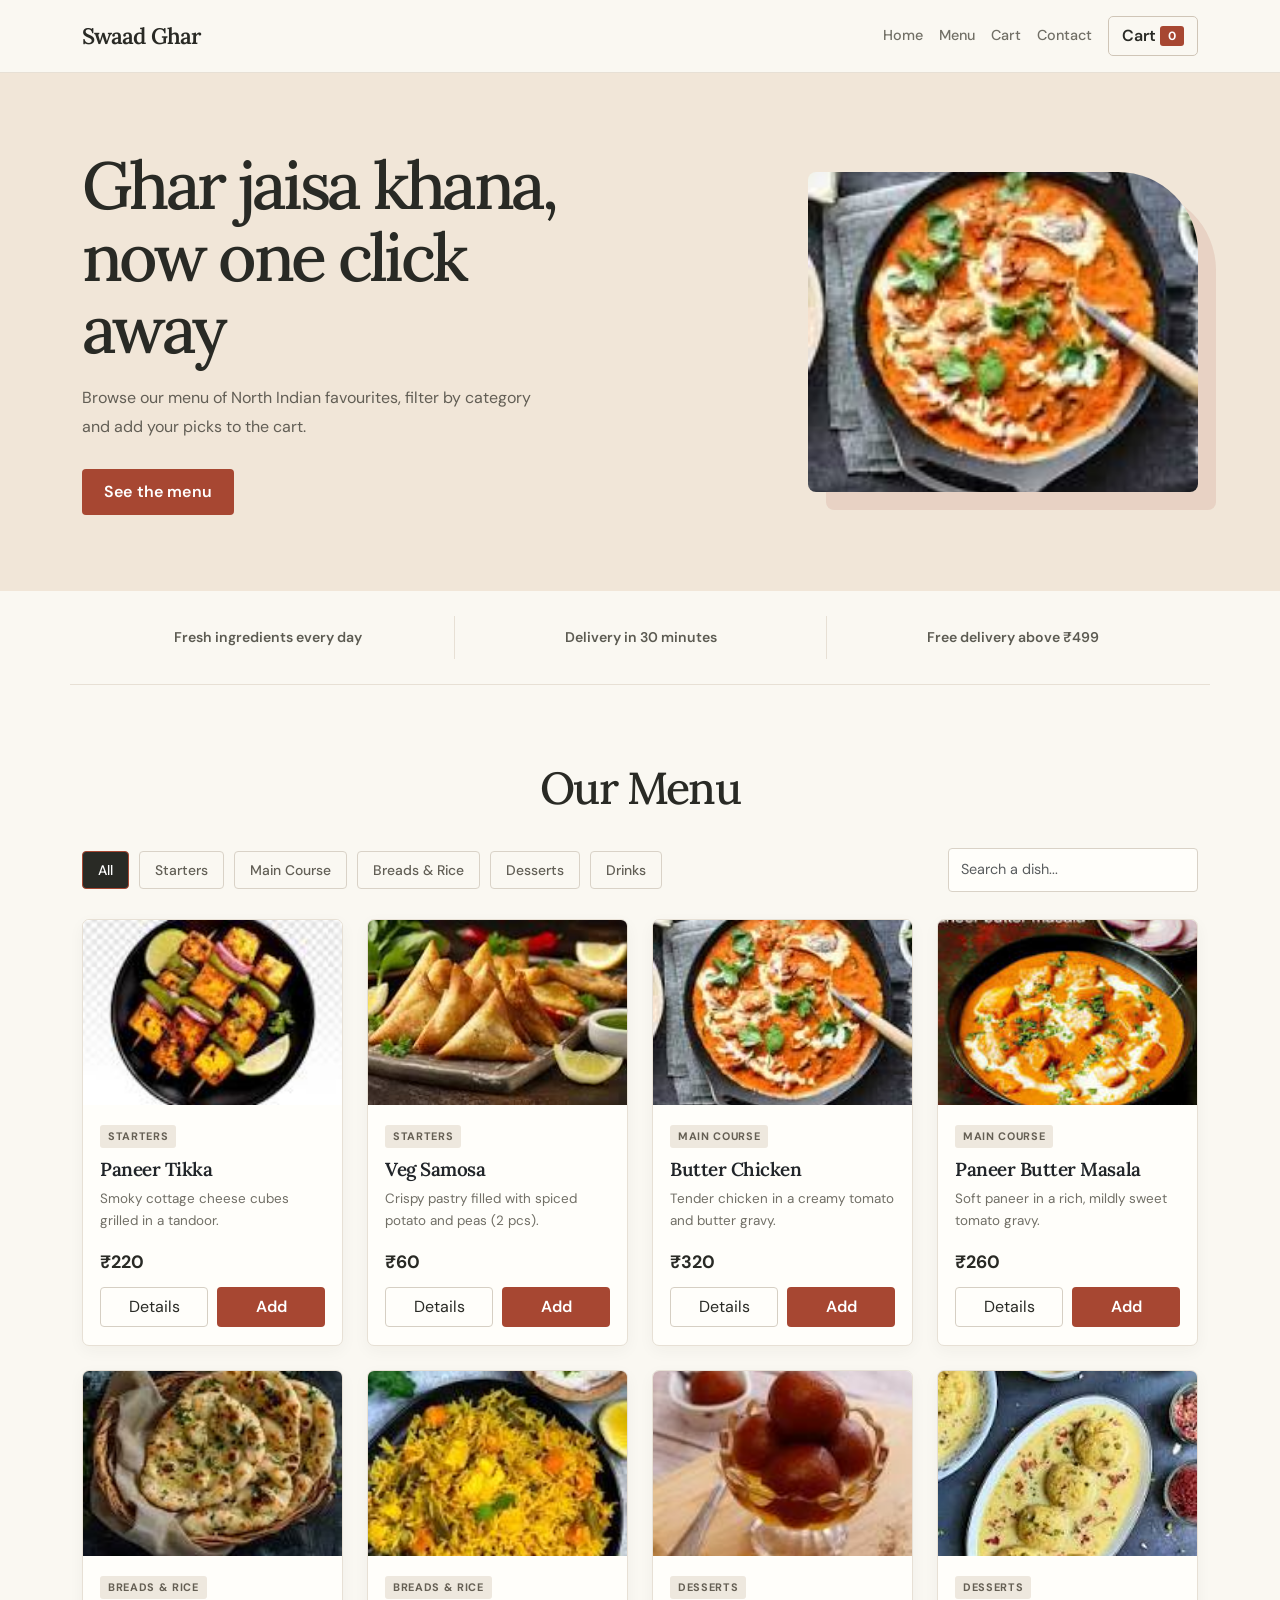
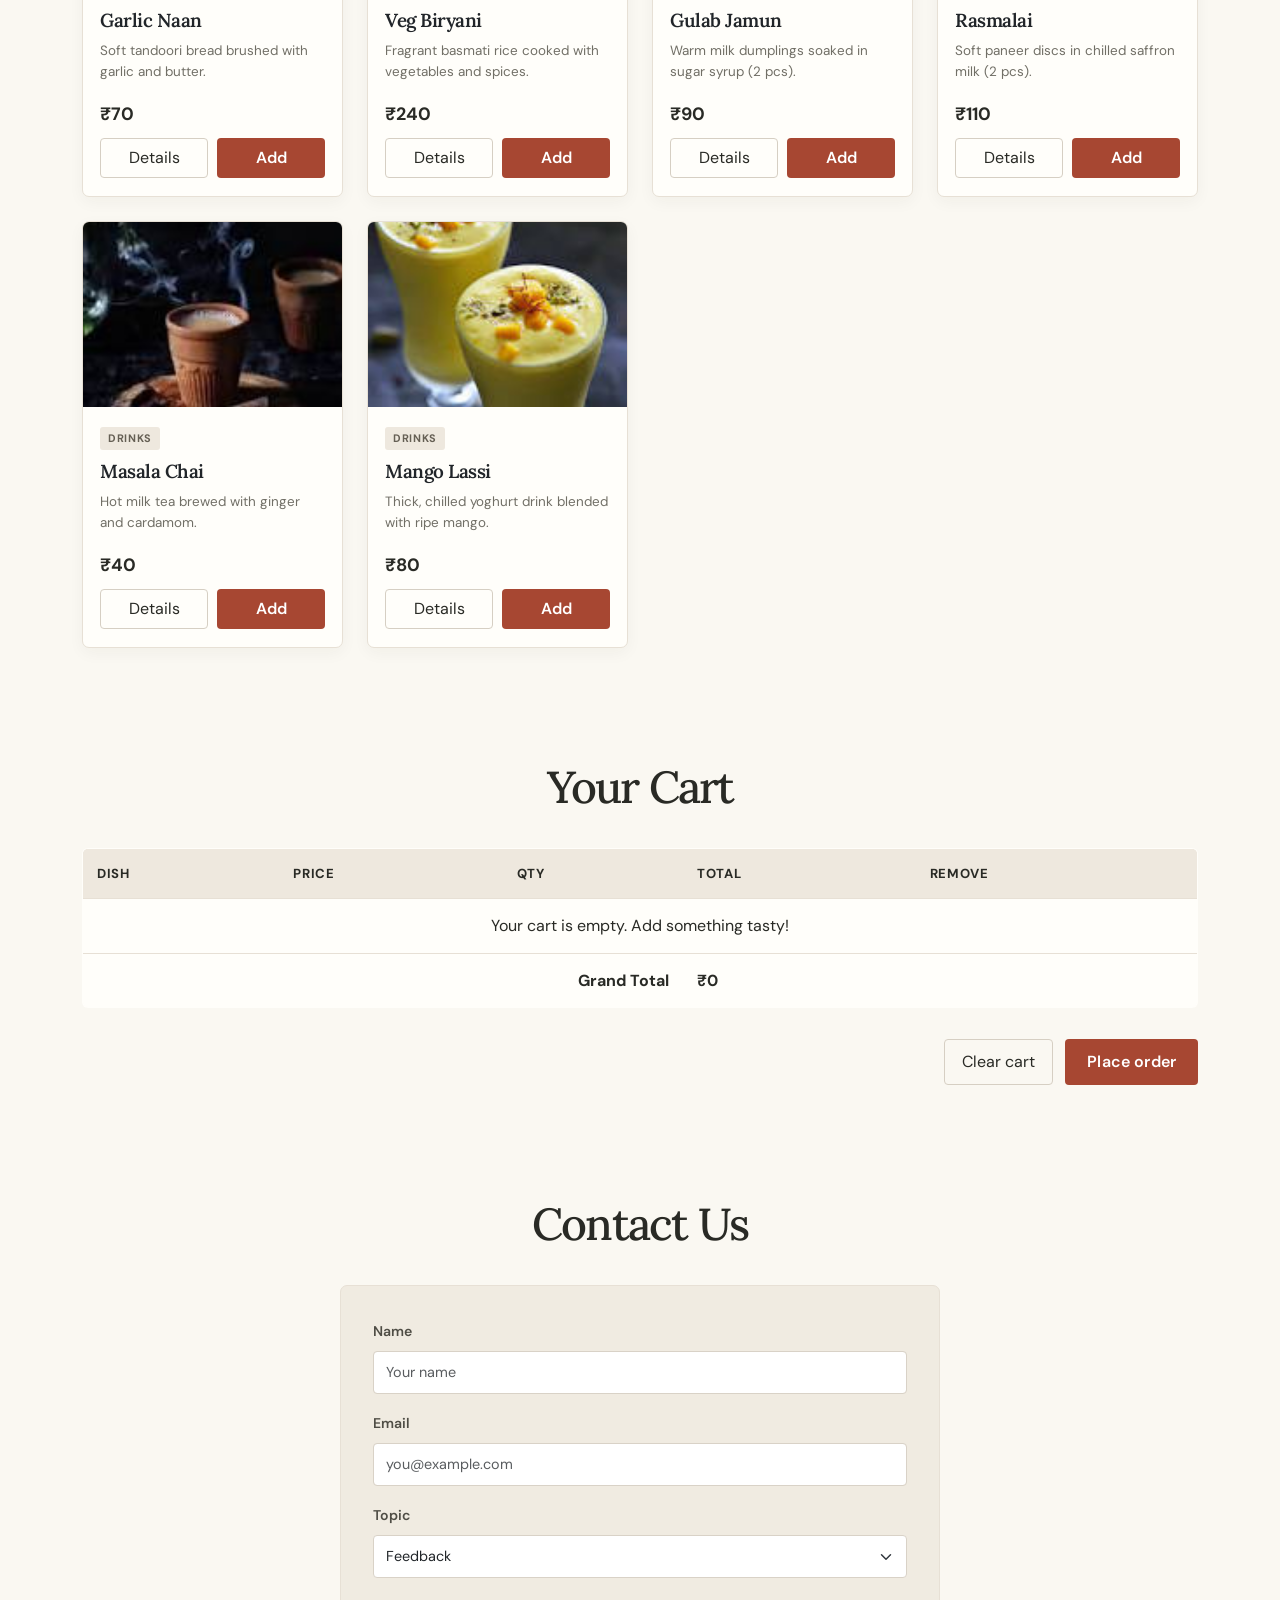
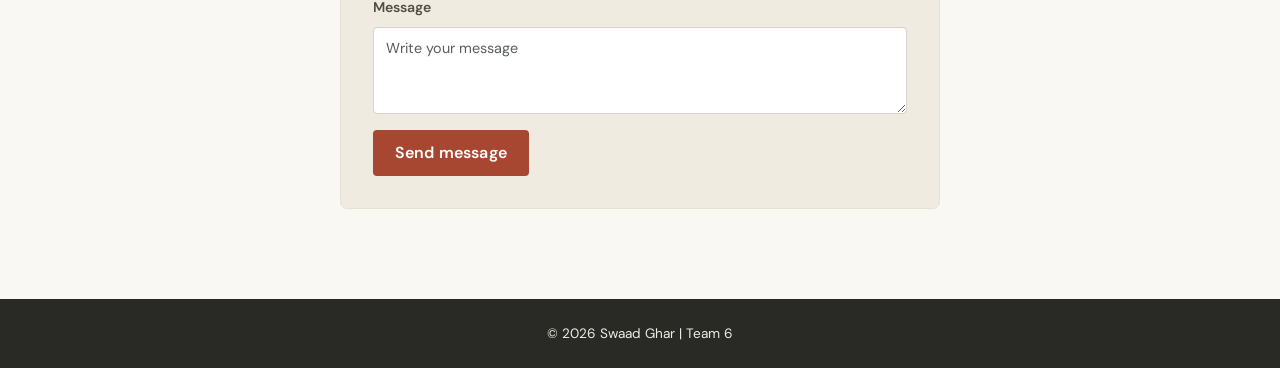
<file: index.html>
<!DOCTYPE html>
<html lang="en">
<head>
  <meta charset="UTF-8">
  <meta name="viewport" content="width=device-width, initial-scale=1">
  <title>Swaad Ghar - Indian Food Showcase</title>

  <link rel="preconnect" href="https://fonts.googleapis.com">
  <link rel="preconnect" href="https://fonts.gstatic.com" crossorigin>
  <link href="https://fonts.googleapis.com/css2?family=DM+Sans:wght@400;500;600;700&family=Lora:wght@500;600;700&display=swap" rel="stylesheet">
  <!-- Bootstrap 5 CSS -->
  <link href="https://cdn.jsdelivr.net/npm/bootstrap@5.3.3/dist/css/bootstrap.min.css" rel="stylesheet">
  <!-- Our own CSS -->
  <link rel="stylesheet" href="style.css">
</head>
<body>

  <!-- ===== NAVBAR (Bootstrap navbar + responsive collapse) ===== -->
  <nav class="navbar navbar-expand-md sticky-top">
    <div class="container">
      <a class="navbar-brand" href="#home">Swaad Ghar</a>
      <button class="navbar-toggler" type="button" data-bs-toggle="collapse" data-bs-target="#menuLinks">
        <span class="navbar-toggler-icon"></span>
      </button>
      <div class="collapse navbar-collapse" id="menuLinks">
        <ul class="navbar-nav ms-auto align-items-md-center">
          <li class="nav-item"><a class="nav-link" href="#home">Home</a></li>
          <li class="nav-item"><a class="nav-link" href="#menu">Menu</a></li>
          <li class="nav-item"><a class="nav-link" href="#cart">Cart</a></li>
          <li class="nav-item"><a class="nav-link" href="#contact">Contact</a></li>
          <li class="nav-item ms-md-2">
            <a class="btn btn-cart-nav" href="#cart">Cart <span id="cartCount" class="badge">0</span></a>
          </li>
        </ul>
      </div>
    </div>
  </nav>

  <!-- ===== HERO (Flexbox) ===== -->
  <header id="home" class="hero">
    <div class="container hero-flex">
      <div class="hero-text">
        <h1>Ghar jaisa khana, now one click away</h1>
        <p>Browse our menu of North Indian favourites, filter by category and add your picks to the cart.</p>
        <a href="#menu" class="btn btn-main">See the menu</a>
      </div>
      <img class="hero-image" src="download%20(2).jpg" alt="Butter chicken in a serving dish">
    </div>
  </header>

  <!-- ===== FEATURES (CSS Grid + HTML list) ===== -->
  <section class="container features">
    <ul class="feature-grid">
      <li class="feature-item bg-mint">Fresh ingredients every day</li>
      <li class="feature-item bg-lavender">Delivery in 30 minutes</li>
      <li class="feature-item bg-butter">Free delivery above ₹499</li>
    </ul>
  </section>

  <!-- ===== MENU / PRODUCTS ===== -->
  <section id="menu" class="container section">
    <h2 class="section-title">Our Menu</h2>

    <!-- Filter buttons + search -->
    <div class="filter-bar">
      <div class="filter-buttons">
        <button class="filter-btn active" data-category="all">All</button>
        <button class="filter-btn" data-category="starters">Starters</button>
        <button class="filter-btn" data-category="main">Main Course</button>
        <button class="filter-btn" data-category="bread">Breads &amp; Rice</button>
        <button class="filter-btn" data-category="dessert">Desserts</button>
        <button class="filter-btn" data-category="drink">Drinks</button>
      </div>
      <input type="text" id="searchBox" class="form-control search-box" placeholder="Search a dish...">
    </div>

    <!-- Bootstrap grid of cards: 1 column on mobile, 2 on tablet, 4 on desktop -->
    <div class="row row-cols-1 row-cols-sm-2 row-cols-lg-4 g-4" id="productList">

      <div class="col item" data-category="starters">
        <div class="card food-card h-100">
          <img class="food-img bg-peach" src="download.jpg" alt="Grilled paneer tikka">
          <div class="card-body">
            <span class="badge category-badge">Starters</span>
            <h5 class="card-title">Paneer Tikka</h5>
            <p class="card-text">Smoky cottage cheese cubes grilled in a tandoor.</p>
            <p class="price">₹220</p>
            <div class="btn-row">
              <button class="btn btn-details" data-bs-toggle="modal" data-bs-target="#detailModal">Details</button>
              <button class="btn btn-add">Add</button>
            </div>
          </div>
        </div>
      </div>

      <div class="col item" data-category="starters">
        <div class="card food-card h-100">
          <img class="food-img bg-butter" src="download%20(1).jpg" alt="Crispy vegetable samosas">
          <div class="card-body">
            <span class="badge category-badge">Starters</span>
            <h5 class="card-title">Veg Samosa</h5>
            <p class="card-text">Crispy pastry filled with spiced potato and peas (2 pcs).</p>
            <p class="price">₹60</p>
            <div class="btn-row">
              <button class="btn btn-details" data-bs-toggle="modal" data-bs-target="#detailModal">Details</button>
              <button class="btn btn-add">Add</button>
            </div>
          </div>
        </div>
      </div>

      <div class="col item" data-category="main">
        <div class="card food-card h-100">
          <img class="food-img bg-pink" src="download%20(2).jpg" alt="Butter chicken curry">
          <div class="card-body">
            <span class="badge category-badge">Main Course</span>
            <h5 class="card-title">Butter Chicken</h5>
            <p class="card-text">Tender chicken in a creamy tomato and butter gravy.</p>
            <p class="price">₹320</p>
            <div class="btn-row">
              <button class="btn btn-details" data-bs-toggle="modal" data-bs-target="#detailModal">Details</button>
              <button class="btn btn-add">Add</button>
            </div>
          </div>
        </div>
      </div>

      <div class="col item" data-category="main">
        <div class="card food-card h-100">
          <img class="food-img bg-peach" src="download%20(3).jpg" alt="Paneer butter masala">
          <div class="card-body">
            <span class="badge category-badge">Main Course</span>
            <h5 class="card-title">Paneer Butter Masala</h5>
            <p class="card-text">Soft paneer in a rich, mildly sweet tomato gravy.</p>
            <p class="price">₹260</p>
            <div class="btn-row">
              <button class="btn btn-details" data-bs-toggle="modal" data-bs-target="#detailModal">Details</button>
              <button class="btn btn-add">Add</button>
            </div>
          </div>
        </div>
      </div>

      <div class="col item" data-category="bread">
        <div class="card food-card h-100">
          <img class="food-img bg-butter" src="download%20(4).jpg" alt="Garlic naan">
          <div class="card-body">
            <span class="badge category-badge">Breads &amp; Rice</span>
            <h5 class="card-title">Garlic Naan</h5>
            <p class="card-text">Soft tandoori bread brushed with garlic and butter.</p>
            <p class="price">₹70</p>
            <div class="btn-row">
              <button class="btn btn-details" data-bs-toggle="modal" data-bs-target="#detailModal">Details</button>
              <button class="btn btn-add">Add</button>
            </div>
          </div>
        </div>
      </div>

      <div class="col item" data-category="bread">
        <div class="card food-card h-100">
          <img class="food-img bg-mint" src="download%20(5).jpg" alt="Vegetable biryani with basmati rice and spices">
          <div class="card-body">
            <span class="badge category-badge">Breads &amp; Rice</span>
            <h5 class="card-title">Veg Biryani</h5>
            <p class="card-text">Fragrant basmati rice cooked with vegetables and spices.</p>
            <p class="price">₹240</p>
            <div class="btn-row">
              <button class="btn btn-details" data-bs-toggle="modal" data-bs-target="#detailModal">Details</button>
              <button class="btn btn-add">Add</button>
            </div>
          </div>
        </div>
      </div>

      <div class="col item" data-category="dessert">
        <div class="card food-card h-100">
          <img class="food-img bg-pink" src="download%20(6).jpg" alt="Gulab jamun in sugar syrup">
          <div class="card-body">
            <span class="badge category-badge">Desserts</span>
            <h5 class="card-title">Gulab Jamun</h5>
            <p class="card-text">Warm milk dumplings soaked in sugar syrup (2 pcs).</p>
            <p class="price">₹90</p>
            <div class="btn-row">
              <button class="btn btn-details" data-bs-toggle="modal" data-bs-target="#detailModal">Details</button>
              <button class="btn btn-add">Add</button>
            </div>
          </div>
        </div>
      </div>

      <div class="col item" data-category="dessert">
        <div class="card food-card h-100">
          <img class="food-img bg-lavender" src="download%20(7).jpg" alt="Rasmalai served in saffron milk">
          <div class="card-body">
            <span class="badge category-badge">Desserts</span>
            <h5 class="card-title">Rasmalai</h5>
            <p class="card-text">Soft paneer discs in chilled saffron milk (2 pcs).</p>
            <p class="price">₹110</p>
            <div class="btn-row">
              <button class="btn btn-details" data-bs-toggle="modal" data-bs-target="#detailModal">Details</button>
              <button class="btn btn-add">Add</button>
            </div>
          </div>
        </div>
      </div>

      <div class="col item" data-category="drink">
        <div class="card food-card h-100">
          <img class="food-img bg-peach" src="download%20(8).jpg" alt="Hot masala chai">
          <div class="card-body">
            <span class="badge category-badge">Drinks</span>
            <h5 class="card-title">Masala Chai</h5>
            <p class="card-text">Hot milk tea brewed with ginger and cardamom.</p>
            <p class="price">₹40</p>
            <div class="btn-row">
              <button class="btn btn-details" data-bs-toggle="modal" data-bs-target="#detailModal">Details</button>
              <button class="btn btn-add">Add</button>
            </div>
          </div>
        </div>
      </div>

      <div class="col item" data-category="drink">
        <div class="card food-card h-100">
          <img class="food-img bg-butter" src="download%20(9).jpg" alt="Chilled mango lassi">
          <div class="card-body">
            <span class="badge category-badge">Drinks</span>
            <h5 class="card-title">Mango Lassi</h5>
            <p class="card-text">Thick, chilled yoghurt drink blended with ripe mango.</p>
            <p class="price">₹80</p>
            <div class="btn-row">
              <button class="btn btn-details" data-bs-toggle="modal" data-bs-target="#detailModal">Details</button>
              <button class="btn btn-add">Add</button>
            </div>
          </div>
        </div>
      </div>

    </div>

    <p id="noResult" class="text-center mt-4">No dishes found. Try another category or word.</p>
  </section>

  <!-- ===== CART (HTML Table) ===== -->
  <section id="cart" class="container section">
    <h2 class="section-title">Your Cart</h2>
    <div class="table-responsive">
      <table class="table cart-table">
        <thead>
          <tr>
            <th>Dish</th>
            <th>Price</th>
            <th>Qty</th>
            <th>Total</th>
            <th>Remove</th>
          </tr>
        </thead>
        <tbody id="cartBody">
          <tr id="emptyRow"><td colspan="5" class="text-center">Your cart is empty. Add something tasty!</td></tr>
        </tbody>
        <tfoot>
          <tr>
            <td colspan="3" class="text-end"><strong>Grand Total</strong></td>
            <td colspan="2"><strong id="grandTotal">₹0</strong></td>
          </tr>
        </tfoot>
      </table>
    </div>
    <div class="cart-actions">
      <button id="clearCart" class="btn btn-details">Clear cart</button>
      <button id="placeOrder" class="btn btn-main">Place order</button>
    </div>
    <p id="orderMsg" class="success-msg"></p>
  </section>

  <!-- ===== CONTACT FORM (HTML Form) ===== -->
  <section id="contact" class="container section">
    <h2 class="section-title">Contact Us</h2>
    <div class="form-box">
      <form id="contactForm">
        <div class="mb-3">
          <label for="name" class="form-label">Name</label>
          <input type="text" id="name" class="form-control" placeholder="Your name">
        </div>
        <div class="mb-3">
          <label for="email" class="form-label">Email</label>
          <input type="email" id="email" class="form-control" placeholder="you@example.com">
        </div>
        <div class="mb-3">
          <label for="topic" class="form-label">Topic</label>
          <select id="topic" class="form-select">
            <option>Feedback</option>
            <option>Order issue</option>
            <option>Bulk order</option>
          </select>
        </div>
        <div class="mb-3">
          <label for="message" class="form-label">Message</label>
          <textarea id="message" rows="3" class="form-control" placeholder="Write your message"></textarea>
        </div>
        <button type="submit" class="btn btn-main">Send message</button>
        <p id="formMsg" class="success-msg"></p>
      </form>
    </div>
  </section>

  <!-- ===== FOOTER ===== -->
  <footer class="footer">
    <p>&copy; 2026 Swaad Ghar | Team 6</p>
  </footer>

  <!-- ===== DETAILS MODAL (Bootstrap) ===== -->
  <div class="modal fade" id="detailModal" tabindex="-1">
    <div class="modal-dialog modal-dialog-centered">
      <div class="modal-content">
        <div class="modal-header">
          <h5 class="modal-title" id="modalTitle"></h5>
          <button type="button" class="btn-close" data-bs-dismiss="modal"></button>
        </div>
        <div class="modal-body text-center">
          <img id="modalImg" class="modal-image" alt="">
          <p><span id="modalCat" class="badge category-badge"></span></p>
          <p id="modalDesc"></p>
          <p class="price" id="modalPrice"></p>
        </div>
        <div class="modal-footer">
          <button class="btn btn-add" id="modalAdd" data-bs-dismiss="modal">Add to cart</button>
        </div>
      </div>
    </div>
  </div>

  <!-- jQuery + Bootstrap JS -->
  <script src="https://code.jquery.com/jquery-3.7.1.min.js"></script>
  <script src="https://cdn.jsdelivr.net/npm/bootstrap@5.3.3/dist/js/bootstrap.bundle.min.js"></script>

  <script>
    $(document).ready(function () {

      var cart = [];          // list of {name, price, qty}
      var currentDish = null; // dish shown in the modal

      // Show price as rupees, e.g. 1250 -> ₹1,250
      function rupees(n) {
        return "₹" + n.toLocaleString("en-IN");
      }

      // Read dish details from a card using jQuery selectors
      function getDish(card) {
        return {
          name: card.find(".card-title").text(),
          price: parseInt(card.find(".price").text().replace("₹", "")),
          desc: card.find(".card-text").text(),
          cat: card.find(".category-badge").text(),
          image: card.find(".food-img").attr("src"),
          imageAlt: card.find(".food-img").attr("alt") || ""
        };
      }

      // ---------- 1. FILTER BY CATEGORY ----------
      $(".filter-btn").click(function () {
        $(".filter-btn").removeClass("active");
        $(this).addClass("active");

        var category = $(this).data("category");
        $("#searchBox").val("");

        if (category === "all") {
          $(".item").show();
        } else {
          $(".item").hide();
          $(".item[data-category='" + category + "']").show();
        }
        checkEmpty();
      });

      // ---------- 2. SEARCH ----------
      $("#searchBox").on("keyup", function () {
        var text = $(this).val().toLowerCase();
        $(".filter-btn").removeClass("active");
        $(".filter-btn[data-category='all']").addClass("active");

        $(".item").each(function () {
          var name = $(this).find(".card-title").text().toLowerCase();
          $(this).toggle(name.indexOf(text) > -1);
        });
        checkEmpty();
      });

      function checkEmpty() {
        $("#noResult").toggle($(".item:visible").length === 0);
      }

      // ---------- 3. DETAILS MODAL ----------
      $(".btn-details[data-bs-toggle]").click(function () {
        currentDish = getDish($(this).closest(".card"));
        $("#modalTitle").text(currentDish.name);
        if (currentDish.image) {
          $("#modalImg").attr("src", currentDish.image).attr("alt", currentDish.imageAlt).show();
        } else {
          $("#modalImg").hide();
        }
        $("#modalCat").text(currentDish.cat);
        $("#modalDesc").text(currentDish.desc);
        $("#modalPrice").text(rupees(currentDish.price));
      });

      $("#modalAdd").click(function () {
        addToCart(currentDish);
      });

      // ---------- 4. CART ----------
      $(".btn-add").not("#modalAdd").click(function () {
        addToCart(getDish($(this).closest(".card")));
      });

      function addToCart(dish) {
        var found = false;
        $.each(cart, function (i, item) {
          if (item.name === dish.name) {
            item.qty++;
            found = true;
          }
        });
        if (!found) {
          cart.push({ name: dish.name, price: dish.price, qty: 1 });
        }
        showCart();
      }

      function showCart() {
        $("#cartBody").empty();   // clear old rows
        var total = 0, count = 0;

        if (cart.length === 0) {
          $("#cartBody").append('<tr><td colspan="5" class="text-center">Your cart is empty. Add something tasty!</td></tr>');
        }

        $.each(cart, function (i, item) {
          var rowTotal = item.price * item.qty;
          total += rowTotal;
          count += item.qty;
          $("#cartBody").append(
            "<tr>" +
              "<td>" + item.name + "</td>" +
              "<td>" + rupees(item.price) + "</td>" +
              "<td>" + item.qty + "</td>" +
              "<td>" + rupees(rowTotal) + "</td>" +
              '<td><button class="btn btn-remove" data-index="' + i + '">X</button></td>' +
            "</tr>"
          );
        });

        $("#grandTotal").text(rupees(total));
        $("#cartCount").text(count);
      }

      // Remove button (rows are created later, so we use event delegation)
      $("#cartBody").on("click", ".btn-remove", function () {
        cart.splice($(this).data("index"), 1);
        showCart();
      });

      $("#clearCart").click(function () {
        cart = [];
        $("#orderMsg").hide();
        showCart();
      });

      $("#placeOrder").click(function () {
        if (cart.length === 0) {
          $("#orderMsg").text("Please add at least one dish first.").addClass("error").fadeIn();
        } else {
          $("#orderMsg").text("Thank you! Your order of " + $("#grandTotal").text() + " has been placed.").removeClass("error").fadeIn();
          cart = [];
          showCart();
        }
      });

      // ---------- 5. CONTACT FORM ----------
      $("#contactForm").submit(function (e) {
        e.preventDefault();
        var name = $("#name").val().trim();
        var email = $("#email").val().trim();
        var message = $("#message").val().trim();

        if (name === "" || email === "" || message === "") {
          $("#formMsg").text("Please fill in all the fields.").addClass("error").fadeIn();
        } else {
          $("#formMsg").text("Thanks " + name + ", we got your message!").removeClass("error").fadeIn();
          this.reset();
        }
      });

    });
  </script>
</body>
</html>
</file>
<file: style.css>
/* ===== Warm, restrained palette ===== */
:root {
  --peach: #f1e6d8;
  --mint: #e8ede3;
  --lavender: #f0e8df;
  --butter: #f5edda;
  --pink: #f4e9e1;
  --sky: #e8ece8;
  --text: #292a25;
  --muted: #716f66;
  --accent: #a74732;
  --accent-dark: #853a2a;
  --bg: #faf8f2;
  --line: #e7e0d5;
}

/* ===== Box model: every element counts padding + border inside its width ===== */
* {
  box-sizing: border-box;
}

body {
  margin: 0;
  font-family: "DM Sans", "Segoe UI", Arial, sans-serif;
  background-color: var(--bg);
  color: var(--text);
  line-height: 1.6;
}

h1,
h2,
h3,
.navbar-brand,
.card-title,
.modal-title {
  font-family: "Lora", Georgia, serif;
}

html {
  scroll-behavior: smooth;
  scroll-padding-top: 70px;   /* so sticky navbar does not hide section titles */
}

/* Background helper classes */
.bg-peach    { background-color: var(--peach); }
.bg-mint     { background-color: var(--mint); }
.bg-lavender { background-color: var(--lavender); }
.bg-butter   { background-color: var(--butter); }
.bg-pink     { background-color: var(--pink); }

/* ===== Navbar ===== */
.navbar {
  background-color: rgba(250, 248, 242, 0.97);
  padding: 13px 0;
  border-bottom: 1px solid var(--line);
}

.navbar-brand {
  font-size: 1.4rem;
  font-weight: 600;
  letter-spacing: -0.04em;
  color: var(--text);
}

.navbar-brand:hover {
  color: var(--accent-dark);
}

.nav-link {
  color: var(--muted);
  font-size: 0.9rem;
  font-weight: 500;
  padding: 8px 12px;
}

.nav-link:hover {
  color: var(--accent-dark);
}

.btn-cart-nav {
  background-color: transparent;
  color: var(--text);
  border: 1px solid #cfc5b7;
  border-radius: 5px;
  font-weight: 600;
  padding: 7px 13px;
}

.btn-cart-nav .badge {
  background-color: var(--accent);
  border-radius: 3px;
}

/* ===== Hero (Flexbox) ===== */
.hero {
  background-color: var(--peach);
  padding: 76px 0;
}

.hero-flex {
  display: flex;
  align-items: center;
  justify-content: space-between;
  gap: 30px;
}

.hero-text {
  max-width: 540px;
}

.hero-text h1 {
  max-width: 610px;
  font-size: clamp(2.8rem, 5.2vw, 4.6rem);
  font-weight: 500;
  line-height: 1.08;
  letter-spacing: -0.055em;
  margin-bottom: 20px;
}

.hero-text p {
  max-width: 480px;
  color: #625e55;
  font-size: 1rem;
  line-height: 1.8;
  margin-bottom: 27px;
}

.hero-image {
  width: min(36vw, 390px);
  height: 320px;
  border-radius: 8px 80px 8px 8px;
  object-fit: cover;
  box-shadow: 18px 18px 0 rgba(167, 71, 50, 0.12);
  flex-shrink: 0;
}

/* ===== Buttons ===== */
.btn-main {
  background-color: var(--accent);
  color: #fff;
  border: none;
  border-radius: 4px;
  padding: 11px 22px;
  font-weight: 600;
  letter-spacing: 0.01em;
}

.btn-main:hover {
  background-color: var(--accent-dark);
  color: #fff;
}

.btn-add {
  background-color: var(--accent);
  color: #fff;
  border-radius: 4px;
  padding: 7px 17px;
  font-weight: 600;
}

.btn-add:hover {
  background-color: var(--accent-dark);
  color: #fff;
}

.btn-details {
  background-color: transparent;
  color: var(--text);
  border: 1px solid #d6cfc3;
  border-radius: 4px;
  padding: 7px 17px;
}

.btn-details:hover {
  background-color: #eee8de;
  color: var(--text);
}

.btn-remove {
  background-color: #f4e9e1;
  color: var(--accent-dark);
  padding: 3px 11px;
  border-radius: 4px;
}

/* ===== Features (CSS Grid) ===== */
.features {
  margin-top: 0;
  padding-top: 25px;
  padding-bottom: 25px;
  border-bottom: 1px solid var(--line);
}

.feature-grid {
  list-style: none;       /* remove bullets */
  padding: 0;
  margin: 0;
  display: grid;
  grid-template-columns: repeat(3, 1fr);
  gap: 0;
}

.feature-item {
  padding: 10px 20px;
  text-align: center;
  font-size: 0.88rem;
  font-weight: 600;
  color: #5c5b52;
  background: transparent;
}

.feature-item + .feature-item {
  border-left: 1px solid var(--line);
}

/* ===== Sections ===== */
.section {
  padding-top: 76px;
  padding-bottom: 36px;
}

.section-title {
  text-align: center;
  font-size: clamp(2rem, 3.5vw, 2.8rem);
  font-weight: 500;
  letter-spacing: -0.04em;
  margin-bottom: 34px;
}

/* ===== Filter bar ===== */
.filter-bar {
  display: flex;
  flex-wrap: wrap;
  justify-content: space-between;
  align-items: center;
  gap: 15px;
  margin-bottom: 27px;
}

.filter-buttons {
  display: flex;
  flex-wrap: wrap;
  gap: 10px;
}

.filter-btn {
  background-color: transparent;
  border: 1px solid #d9d2c7;
  color: #625f56;
  border-radius: 4px;
  padding: 7px 15px;
  font-size: 0.87rem;
  font-weight: 500;
  cursor: pointer;
  transition: background-color 0.2s, color 0.2s, border-color 0.2s;
}

.filter-btn:hover {
  background-color: #eee8de;
}

.filter-btn.active {
  background-color: var(--text);
  border-color: var(--accent);
  color: #fff;
}

.search-box {
  max-width: 250px;
  border-radius: 4px;
  border: 1px solid #d9d2c7;
  background: #fffefa;
  padding: 9px 14px;
  font-size: 0.9rem;
}

.search-box:focus {
  border-color: var(--accent);
  box-shadow: 0 0 0 3px rgba(167, 71, 50, 0.1);
}

/* ===== Product cards ===== */
.food-card {
  border: 1px solid var(--line);
  border-radius: 7px;
  overflow: hidden;
  background-color: #fffefa;
  box-shadow: 0 5px 16px rgba(53, 43, 29, 0.045);
  transition: transform 0.22s ease, box-shadow 0.22s ease;
}

.food-card:hover {
  transform: translateY(-4px);
  box-shadow: 0 12px 24px rgba(53, 43, 29, 0.1);
}

.food-img {
  display: block;
  width: 100%;
  height: 185px;
  object-fit: cover;
  object-position: center;
}

.card-body {
  padding: 17px 17px 18px;
}

.category-badge {
  background-color: #eee8de;
  color: #655f54;
  font-size: 0.68rem;
  font-weight: 700;
  letter-spacing: 0.06em;
  text-transform: uppercase;
  border-radius: 3px;
  padding: 6px 8px;
}

.card-title {
  margin-top: 10px;
  font-size: 1.18rem;
  font-weight: 600;
  letter-spacing: -0.025em;
}

.card-text {
  min-height: 44px;
  color: var(--muted);
  font-size: 0.84rem;
  line-height: 1.6;
}

.price {
  font-size: 1.12rem;
  font-weight: 700;
  color: var(--text);
  margin-bottom: 10px;
}

.btn-row {
  display: flex;
  gap: 9px;
}

.btn-row .btn {
  flex: 1;
}

#noResult {
  display: none;
  background-color: var(--butter);
  padding: 16px;
  border-radius: 5px;
  color: var(--muted);
}

/* ===== Cart table ===== */
.cart-table {
  background-color: #fffefa;
  border-radius: 6px;
  overflow: hidden;
  --bs-table-bg: #fffefa;
  --bs-table-color: var(--text);
  border: 1px solid var(--line);
}

.cart-table thead {
  background-color: #eee8de;
  --bs-table-bg: #eee8de;
  color: #565249;
  font-size: 0.82rem;
  text-transform: uppercase;
  letter-spacing: 0.05em;
}

.cart-table th,
.cart-table td {
  padding: 14px;
  vertical-align: middle;
}

.cart-actions {
  display: flex;
  justify-content: flex-end;
  gap: 12px;
  margin-top: 15px;
}

/* ===== Form ===== */
.form-box {
  max-width: 600px;
  margin: 0 auto;
  background-color: #f0ebe1;
  padding: 32px;
  border: 1px solid var(--line);
  border-radius: 7px;
}

.form-label {
  color: #4f4d45;
  font-size: 0.88rem;
  font-weight: 600;
}

.form-control,
.form-select {
  border-radius: 4px;
  border: 1px solid #d9d2c7;
  padding: 10px 12px;
  font-size: 0.9rem;
}

.form-control:focus,
.form-select:focus {
  border-color: var(--accent);
  box-shadow: 0 0 0 3px rgba(167, 71, 50, 0.1);
}

/* Messages shown by jQuery */
.success-msg {
  display: none;
  margin-top: 15px;
  padding: 11px 14px;
  background-color: var(--mint);
  border-radius: 4px;
  font-size: 0.9rem;
}

.success-msg.error {
  background-color: var(--pink);
}

/* ===== Modal ===== */
.modal-image {
  display: block;
  width: 100%;
  max-height: 250px;
  object-fit: cover;
  border-radius: 5px;
  margin-bottom: 1rem;
}

.modal-content {
  border: 1px solid var(--line);
  border-radius: 7px;
  background-color: var(--bg);
}

.modal-header,
.modal-footer {
  border-color: var(--line);
}

.modal-title {
  font-size: 1.35rem;
}

.modal-body > p {
  color: var(--muted);
}

/* ===== Footer ===== */
.footer {
  margin-top: 54px;
  padding: 24px 20px;
  text-align: center;
  background-color: #292a25;
  color: #eeece5;
  font-size: 0.85rem;
}

.footer p {
  margin: 0;
}

/* ===== Responsive: Tablet ===== */
@media (max-width: 991px) {
  .hero-text h1 {
    font-size: 3rem;
  }

  .hero-image {
    width: 34vw;
    height: 280px;
  }
}

/* ===== Responsive: Mobile ===== */
@media (max-width: 767px) {
  .hero {
    padding: 48px 0 56px;
  }

  .hero-flex {
    flex-direction: column-reverse;   /* image on top, text below */
    text-align: center;
  }

  .hero-text h1 {
    max-width: 560px;
    margin-left: auto;
    margin-right: auto;
    font-size: clamp(2.5rem, 9vw, 3.6rem);
  }

  .hero-text p {
    margin-left: auto;
    margin-right: auto;
  }

  .hero-image {
    width: min(100%, 390px);
    height: 260px;
    border-radius: 6px 60px 6px 6px;
  }

  .feature-grid {
    grid-template-columns: 1fr;       /* stack the 3 boxes */
  }

  .feature-item + .feature-item {
    border-left: 0;
    border-top: 1px solid var(--line);
  }

  .filter-bar {
    flex-direction: column;
    align-items: stretch;
  }

  .search-box {
    max-width: 100%;
  }

  .cart-actions {
    justify-content: center;
  }

  .form-box {
    padding: 22px;
  }

  .food-img {
    height: 210px;
  }
}
</file>
